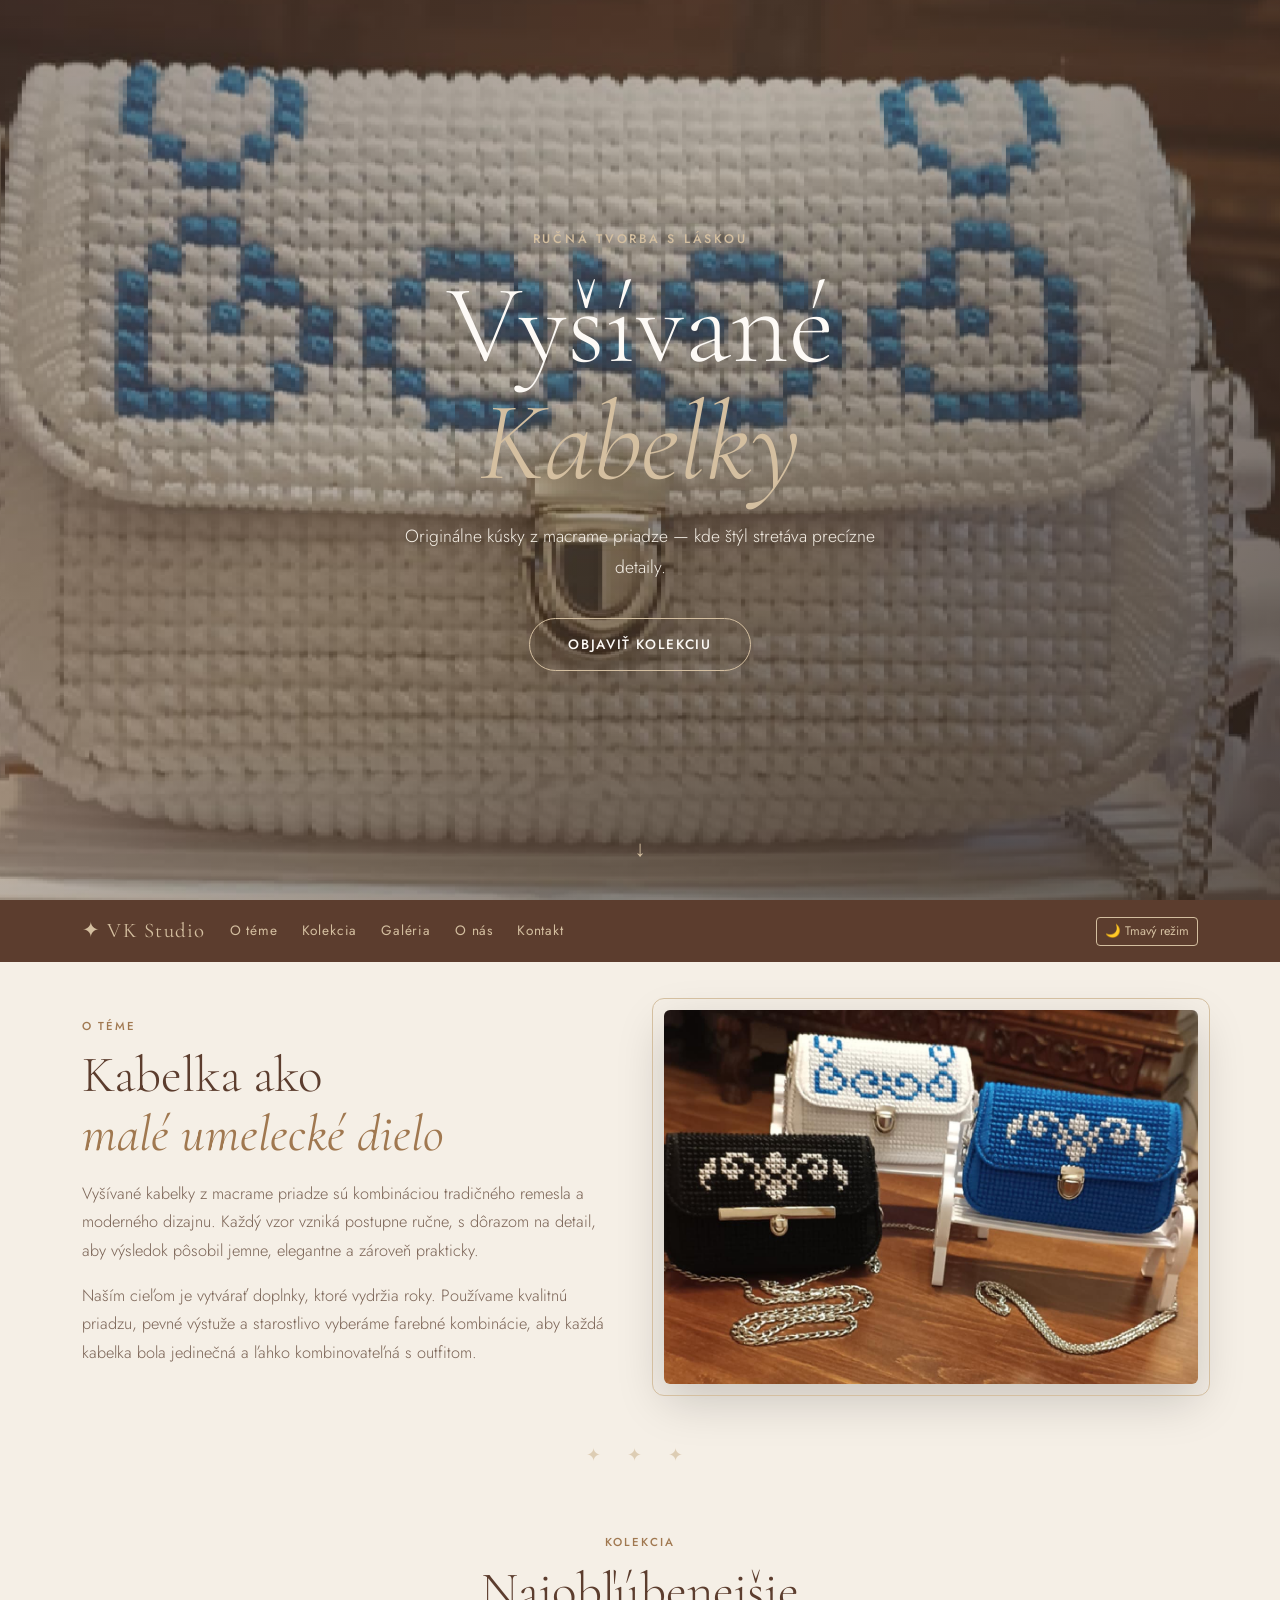
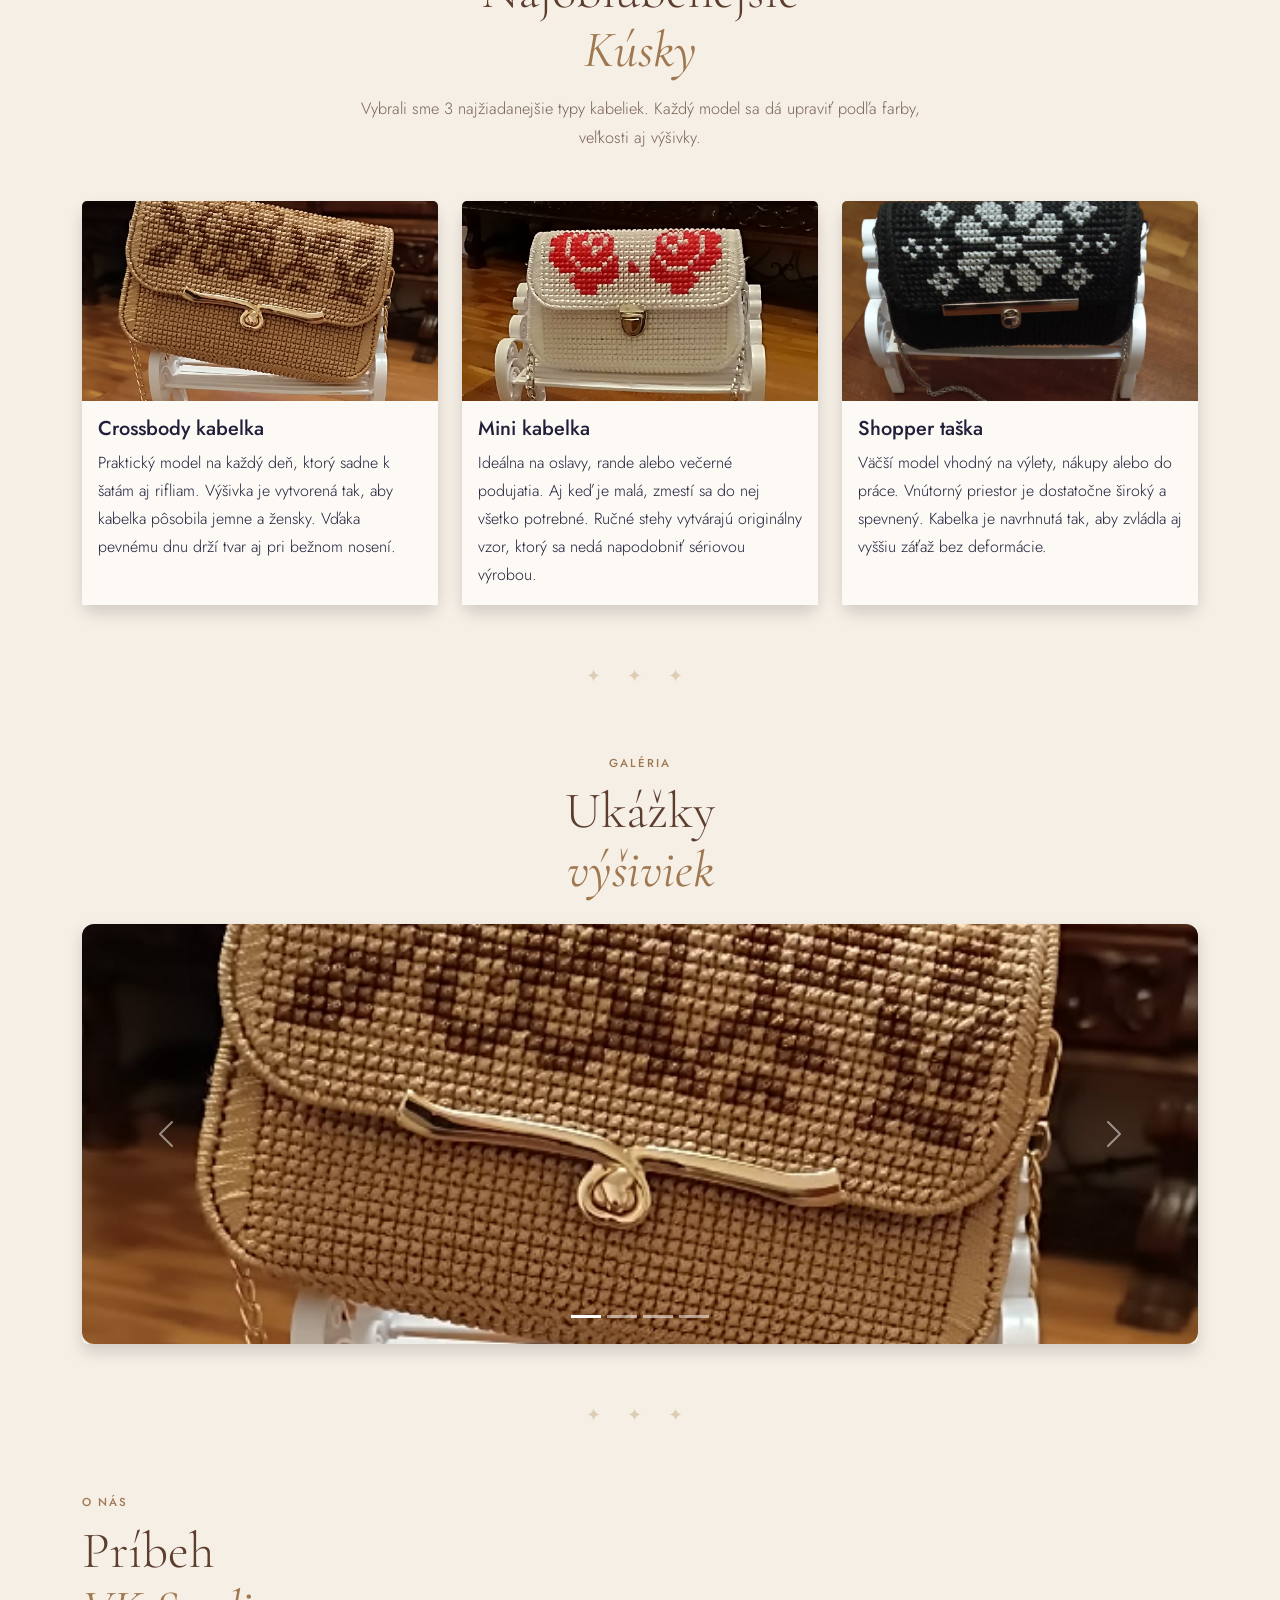
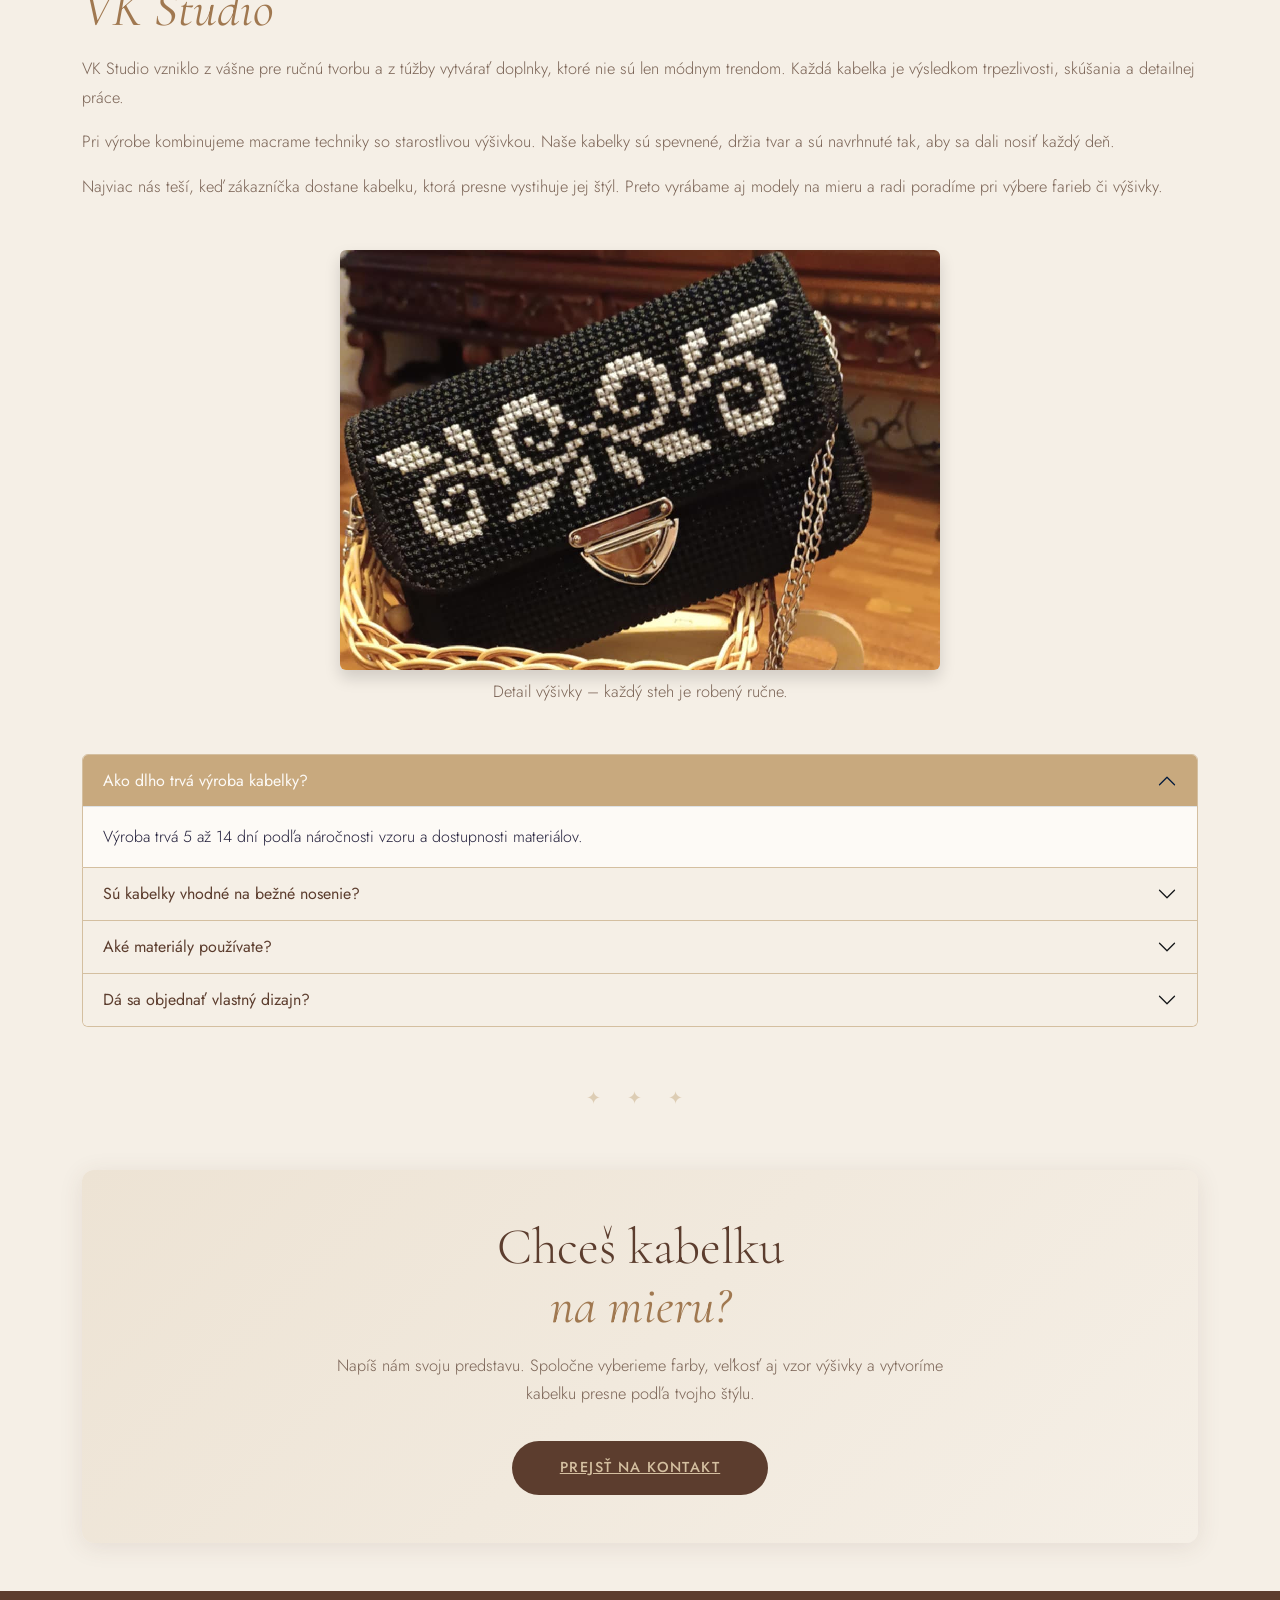
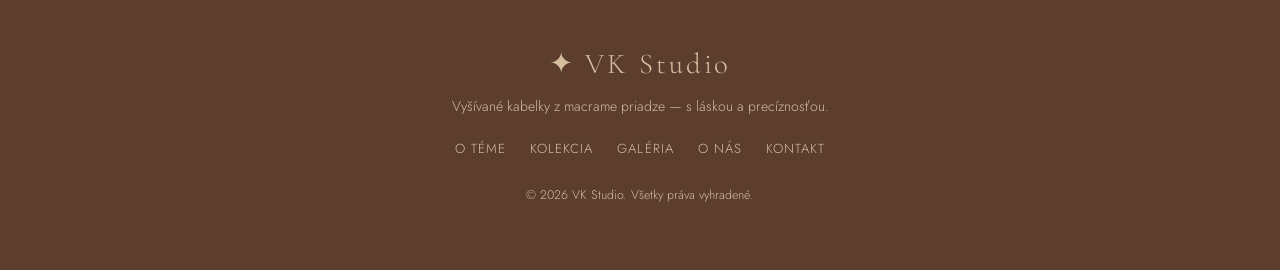
<file: index.html>
<!doctype html>
<html lang="sk">

<head>
    <meta charset="UTF-8" />
    <meta name="viewport" content="width=device-width, initial-scale=1.0" />
    <meta name="description"
        content="VK Studio – vyšívané kabelky z macrame priadze. Ručná výroba, originálne kúsky na mieru." />
    <title>VK Studio | Vyšívané kabelky</title>

    <link href="https://cdn.jsdelivr.net/npm/bootstrap@5.3.3/dist/css/bootstrap.min.css" rel="stylesheet" />

    <link rel="preconnect" href="https://fonts.googleapis.com" />
    <link
        href="https://fonts.googleapis.com/css2?family=Cormorant+Garamond:wght@300;400;600&family=Jost:wght@300;400;500&display=swap"
        rel="stylesheet" />

    <link rel="stylesheet" href="assets/css/style.css" />
</head>

<body>
    <!-- HERO -->
    <header id="hero">
        <div class="hero-overlay">
            <div class="hero-content">
                <p class="hero-eyebrow">Ručná tvorba s láskou</p>
                <h1 class="hero-title">Vyšívané<br /><em>Kabelky</em></h1>
                <p class="hero-sub">
                    Originálne kúsky z macrame priadze — kde štýl stretáva precízne
                    detaily.
                </p>
                <a href="#kolekcia" class="btn-hero">Objaviť kolekciu</a>
            </div>
        </div>
        <div class="hero-scroll-hint">↓</div>
    </header>

    <!-- NAVBAR -->
    <nav class="navbar navbar-expand-lg sticky-top" id="hlavna-nav">
        <div class="container">
            <a class="navbar-brand" href="#">✦ VK Studio</a>

            <button class="navbar-toggler" type="button" data-bs-toggle="collapse" data-bs-target="#mainNav">
                <span class="navbar-toggler-icon"></span>
            </button>

            <div class="collapse navbar-collapse" id="mainNav">
                <ul class="navbar-nav gap-2 me-auto">
                    <li class="nav-item">
                        <a class="nav-link" href="#o-teme">O téme</a>
                    </li>
                    <li class="nav-item">
                        <a class="nav-link" href="#kolekcia">Kolekcia</a>
                    </li>
                    <li class="nav-item">
                        <a class="nav-link" href="#galeria">Galéria</a>
                    </li>
                    <li class="nav-item">
                        <a class="nav-link" href="subpages/o-nas.html">O nás</a>
                    </li>
                    <li class="nav-item">
                        <a class="nav-link" href="subpages/kontakt.html">Kontakt</a>
                    </li>
                </ul>

                <button id="dark-mode-btn" class="btn btn-outline-secondary btn-sm ms-3">
                    🌙 Tmavý režim
                </button>
            </div>
        </div>
    </nav>

    <main class="container my-5">
        <!-- O TÉME -->
        <section id="o-teme" class="mb-5 section-fade">
            <div class="row align-items-center g-5">
                <div class="col-12 col-md-6">
                    <span class="section-tag">O téme</span>
                    <h2 class="section-title">
                        Kabelka ako<br /><em>malé umelecké dielo</em>
                    </h2>

                    <p class="section-text">
                        Vyšívané kabelky z macrame priadze sú kombináciou tradičného
                        remesla a moderného dizajnu. Každý vzor vzniká postupne ručne, s
                        dôrazom na detail, aby výsledok pôsobil jemne, elegantne a zároveň
                        prakticky.
                    </p>

                    <p class="section-text">
                        Naším cieľom je vytvárať doplnky, ktoré vydržia roky. Používame
                        kvalitnú priadzu, pevné výstuže a starostlivo vyberáme farebné
                        kombinácie, aby každá kabelka bola jedinečná a ľahko kombinovateľná
                        s outfitom.
                    </p>
                </div>

                <div class="col-12 col-md-6 text-center">
                    <div class="img-frame">
                        <img src="assets/images/Kabelka7.png" alt="Ručne vyrábaná kabelka v ateliéri"
                            class="img-fluid rounded shadow-lg"
                            onerror="this.src='https://images.unsplash.com/photo-1520975958225-72b2e0c7d43b?w=900&q=80';" />
                    </div>
                </div>
            </div>
        </section>

        <div class="ornament-separator">✦ ✦ ✦</div>

        <!-- KARTY -->
        <section id="kolekcia" class="mb-5 section-fade">
            <div class="text-center mb-5">
                <span class="section-tag">Kolekcia</span>
                <h2 class="section-title">Najobľúbenejšie<br /><em>Kúsky</em></h2>
                <p class="section-text mx-auto" style="max-width: 600px">
                    Vybrali sme 3 najžiadanejšie typy kabeliek. Každý model sa dá upraviť
                    podľa farby, veľkosti aj výšivky.
                </p>
            </div>

            <div class="row g-4">
                <div class="col-12 col-md-6 col-lg-4">
                    <div class="card custom-card shadow h-100">
                        <div class="ratio ratio-16x9">
                            <img src="assets/images/kabelka1.png" class="card-img-top object-fit-cover"
                                alt="Crossbody kabelka" />
                        </div>
                        <div class="card-body">
                            <h5 class="card-title">Crossbody kabelka</h5>
                            <p class="card-text">
                                Praktický model na každý deň, ktorý sadne k šatám aj rifliam.
                                Výšivka je vytvorená tak, aby kabelka pôsobila jemne a žensky.
                                Vďaka pevnému dnu drží tvar aj pri bežnom nosení.
                            </p>
                        </div>
                    </div>
                </div>

                <div class="col-12 col-md-6 col-lg-4">
                    <div class="card custom-card shadow h-100">
                        <div class="ratio ratio-16x9">
                            <img src="assets/images/kabelka2.png" class="card-img-top object-fit-cover"
                                alt="Mini kabelka s výšivkou" />
                        </div>
                        <div class="card-body">
                            <h5 class="card-title">Mini kabelka</h5>
                            <p class="card-text">
                                Ideálna na oslavy, rande alebo večerné podujatia. Aj keď je
                                malá, zmestí sa do nej všetko potrebné. Ručné stehy vytvárajú
                                originálny vzor, ktorý sa nedá napodobniť sériovou výrobou.
                            </p>
                        </div>
                    </div>
                </div>

                <div class="col-12 col-md-6 col-lg-4">
                    <div class="card custom-card shadow h-100">
                        <div class="ratio ratio-16x9">
                            <img src="assets/images/kabelka3.png" class="card-img-top object-fit-cover"
                                alt="Shopper kabelka" />
                        </div>
                        <div class="card-body">
                            <h5 class="card-title">Shopper taška</h5>
                            <p class="card-text">
                                Väčší model vhodný na výlety, nákupy alebo do práce. Vnútorný
                                priestor je dostatočne široký a spevnený. Kabelka je navrhnutá
                                tak, aby zvládla aj vyššiu záťaž bez deformácie.
                            </p>
                        </div>
                    </div>
                </div>
            </div>
        </section>

        <div class="ornament-separator">✦ ✦ ✦</div>

        <!-- CAROUSEL -->
        <section id="galeria" class="mb-5 section-fade">
            <div class="text-center mb-4">
                <span class="section-tag">Galéria</span>
                <h2 class="section-title">Ukážky<br /><em>výšiviek</em></h2>
            </div>

            <div id="galeriaCarousel" class="carousel slide shadow rounded" data-bs-ride="carousel">
                <div class="carousel-indicators">
                    <button type="button" data-bs-target="#galeriaCarousel" data-bs-slide-to="0"
                        class="active"></button>
                    <button type="button" data-bs-target="#galeriaCarousel" data-bs-slide-to="1"></button>
                    <button type="button" data-bs-target="#galeriaCarousel" data-bs-slide-to="2"></button>
                    <button type="button" data-bs-target="#galeriaCarousel" data-bs-slide-to="3"></button>
                </div>

                <div class="carousel-inner rounded">
                    <div class="carousel-item active">
                        <img src="assets/images/kabelka1.png" class="d-block w-100" alt="Vyšívaná kabelka detail 1" />
                    </div>

                    <div class="carousel-item">
                        <img src="assets/images/kabelka2.png" class="d-block w-100" alt="Vyšívaná kabelka detail 2" />
                    </div>

                    <div class="carousel-item">
                        <img src="assets/images/kabelka3.png" class="d-block w-100" alt="Vyšívaná kabelka detail 3" />
                    </div>

                    <div class="carousel-item">
                        <img src="assets/images/Kabelka6.png" class="d-block w-100" alt="Vyšívaná kabelka detail 4" />
                    </div>
                </div>

                <button class="carousel-control-prev" type="button" data-bs-target="#galeriaCarousel"
                    data-bs-slide="prev">
                    <span class="carousel-control-prev-icon"></span>
                    <span class="visually-hidden">Predchádzajúce</span>
                </button>

                <button class="carousel-control-next" type="button" data-bs-target="#galeriaCarousel"
                    data-bs-slide="next">
                    <span class="carousel-control-next-icon"></span>
                    <span class="visually-hidden">Ďalšie</span>
                </button>
            </div>
        </section>

        <div class="ornament-separator">✦ ✦ ✦</div>

        <!-- O NÁS -->
        <section id="o-nas" class="mb-5 section-fade">
            <span class="section-tag">O nás</span>
            <h2 class="section-title">Príbeh<br /><em>VK Studio</em></h2>

            <p class="section-text">
                VK Studio vzniklo z vášne pre ručnú tvorbu a z túžby vytvárať doplnky,
                ktoré nie sú len módnym trendom. Každá kabelka je výsledkom trpezlivosti,
                skúšania a detailnej práce.
            </p>

            <p class="section-text">
                Pri výrobe kombinujeme macrame techniky so starostlivou výšivkou. Naše
                kabelky sú spevnené, držia tvar a sú navrhnuté tak, aby sa dali nosiť
                každý deň.
            </p>

            <p class="section-text">
                Najviac nás teší, keď zákazníčka dostane kabelku, ktorá presne vystihuje
                jej štýl. Preto vyrábame aj modely na mieru a radi poradíme pri výbere
                farieb či výšivky.
            </p>

            <figure class="my-5 text-center">
                <img src="assets/images/Kabelka5.png" class="img-fluid rounded shadow"
                    alt="Detail ručnej výšivky na kabelke" style="max-width: 650px" />
                <figcaption class="mt-2 section-text">
                    Detail výšivky – každý steh je robený ručne.
                </figcaption>
            </figure>

            <!-- ACCORDION -->
            <div class="accordion mt-4" id="faqAccordion">
                <div class="accordion-item">
                    <h2 class="accordion-header">
                        <button class="accordion-button" type="button" data-bs-toggle="collapse" data-bs-target="#faq1">
                            Ako dlho trvá výroba kabelky?
                        </button>
                    </h2>
                    <div id="faq1" class="accordion-collapse collapse show">
                        <div class="accordion-body">
                            Výroba trvá 5 až 14 dní podľa náročnosti vzoru a dostupnosti
                            materiálov.
                        </div>
                    </div>
                </div>

                <div class="accordion-item">
                    <h2 class="accordion-header">
                        <button class="accordion-button collapsed" type="button" data-bs-toggle="collapse"
                            data-bs-target="#faq2">
                            Sú kabelky vhodné na bežné nosenie?
                        </button>
                    </h2>
                    <div id="faq2" class="accordion-collapse collapse">
                        <div class="accordion-body">
                            Áno, kabelky sú spevnené a majú pevné dno. Sú navrhnuté na každodenné
                            používanie.
                        </div>
                    </div>
                </div>

                <div class="accordion-item">
                    <h2 class="accordion-header">
                        <button class="accordion-button collapsed" type="button" data-bs-toggle="collapse"
                            data-bs-target="#faq3">
                            Aké materiály používate?
                        </button>
                    </h2>
                    <div id="faq3" class="accordion-collapse collapse">
                        <div class="accordion-body">
                            Používame macrame priadzu, podšívky a kvalitné kovové komponenty.
                            Výšivky sú robené ručne bez strojovej výroby.
                        </div>
                    </div>
                </div>

                <div class="accordion-item">
                    <h2 class="accordion-header">
                        <button class="accordion-button collapsed" type="button" data-bs-toggle="collapse"
                            data-bs-target="#faq4">
                            Dá sa objednať vlastný dizajn?
                        </button>
                    </h2>
                    <div id="faq4" class="accordion-collapse collapse">
                        <div class="accordion-body">
                            Áno, stačí nám napísať predstavu alebo poslať inšpiráciu a kabelku
                            vyrobíme na mieru.
                        </div>
                    </div>
                </div>
            </div>
        </section>

        <div class="ornament-separator">✦ ✦ ✦</div>

        <!-- CTA -->
        <section class="cta-section section-fade text-center mb-5">
            <h2 class="section-title">Chceš kabelku<br /><em>na mieru?</em></h2>
            <p class="section-text mx-auto" style="max-width: 650px">
                Napíš nám svoju predstavu. Spoločne vyberieme farby, veľkosť aj vzor
                výšivky a vytvoríme kabelku presne podľa tvojho štýlu.
            </p>

            <a href="subpages/kontakt.html" class="btn-submit mt-3">Prejsť na kontakt</a>
        </section>
    </main>


    <!-- FOOTER -->
    <footer class="site-footer py-5">
        <div class="container text-center">
            <p class="footer-brand">✦ VK Studio</p>
            <p class="footer-tagline">
                Vyšívané kabelky z macrame priadze — s láskou a precíznosťou.
            </p>

            <div class="footer-links">
                <a href="#o-teme">O téme</a>
                <a href="#kolekcia">Kolekcia</a>
                <a href="#galeria">Galéria</a>
                <a href="subpages/o-nas.html">O nás</a>
                <a href="subpages/kontakt.html">Kontakt</a>
            </div>

            <p class="footer-copy">
                &copy; 2026 VK Studio. Všetky práva vyhradené.
            </p>
        </div>
    </footer>

    <script src="https://cdn.jsdelivr.net/npm/bootstrap@5.3.3/dist/js/bootstrap.bundle.min.js"></script>
    <script src="assets/js/script.js"></script>
</body>

</html>
</file>
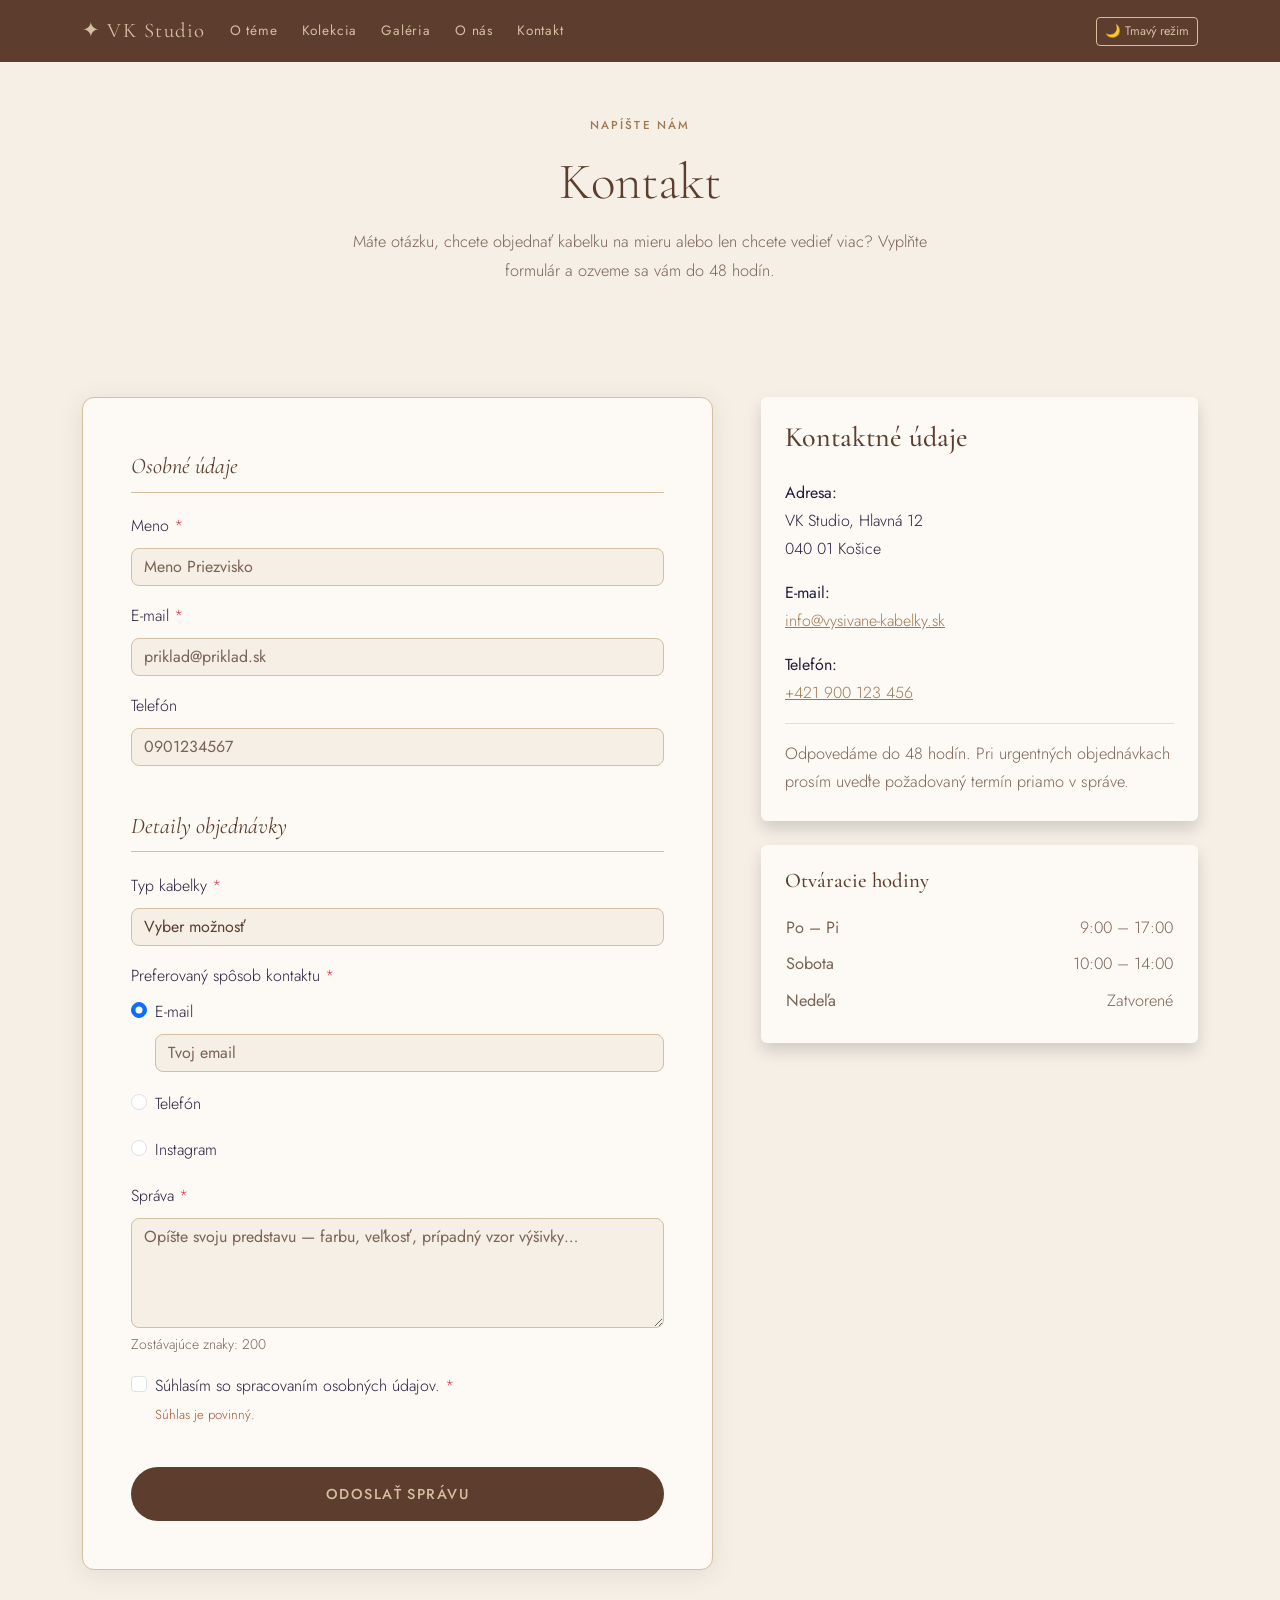
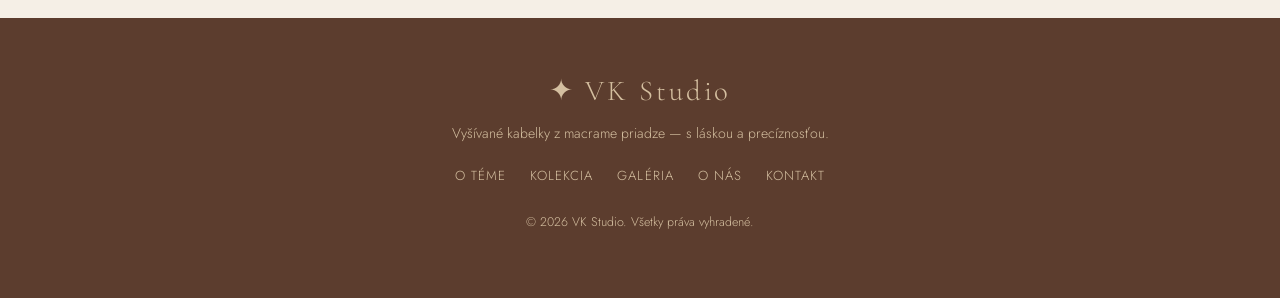
<file: subpages/kontakt.html>
<!doctype html>
<html lang="sk">

<head>
    <meta charset="UTF-8" />
    <meta name="viewport" content="width=device-width, initial-scale=1.0" />
    <meta name="description"
        content="Kontakt — VK Studio. Napíšte nám správu, objednajte si kabelku na mieru alebo sa opýtajte na čokoľvek." />
    <title>Kontakt | VK Studio</title>

    <link href="https://cdn.jsdelivr.net/npm/bootstrap@5.3.3/dist/css/bootstrap.min.css" rel="stylesheet" />
    <link rel="preconnect" href="https://fonts.googleapis.com" />
    <link
        href="https://fonts.googleapis.com/css2?family=Cormorant+Garamond:wght@300;400;600&family=Jost:wght@300;400;500&display=swap"
        rel="stylesheet" />
    <link rel="stylesheet" href="../assets/css/style.css" />
</head>

<body>
    <!-- NAVBAR -->
    <nav class="navbar navbar-expand-lg sticky-top" id="hlavna-nav">
        <div class="container">
            <a class="navbar-brand" href="../index.html">✦ VK Studio</a>

            <button class="navbar-toggler" type="button" data-bs-toggle="collapse" data-bs-target="#mainNav">
                <span class="navbar-toggler-icon"></span>
            </button>

            <div class="collapse navbar-collapse" id="mainNav">
                <ul class="navbar-nav gap-2 me-auto">
                    <li class="nav-item">
                        <a class="nav-link" href="../index.html#o-teme">O téme</a>
                    </li>
                    <li class="nav-item">
                        <a class="nav-link" href="../index.html#kolekcia">Kolekcia</a>
                    </li>
                    <li class="nav-item">
                        <a class="nav-link" href="../index.html#galeria">Galéria</a>
                    </li>
                    <li class="nav-item">
                        <a class="nav-link" href="o-nas.html">O nás</a>
                    </li>
                    <li class="nav-item">
                        <a class="nav-link active" href="kontakt.html">Kontakt</a>
                    </li>
                </ul>

                <button id="dark-mode-btn" class="btn btn-outline-secondary btn-sm ms-3">
                    🌙 Tmavý režim
                </button>
            </div>
        </div>
    </nav>

    <!-- PAGE HERO -->
    <div class="page-hero">
        <div class="container text-center py-5">
            <span class="section-tag">Napíšte nám</span>
            <h1 class="section-title mt-2">Kontakt</h1>
            <p class="section-text mx-auto" style="max-width: 580px">
                Máte otázku, chcete objednať kabelku na mieru alebo len chcete
                vedieť viac? Vyplňte formulár a ozveme sa vám do 48 hodín.
            </p>
        </div>
    </div>

    <main class="container my-5">
        <section class="section-fade mb-5">
            <div class="row g-5">

                <!-- FORMULÁR -->
                <div class="col-12 col-lg-7">
                    <form id="kontakt-formular" class="formular-wrap p-4 p-md-5 border rounded" novalidate>
                        <!-- FIELDSET 1: Osobné údaje -->
                        <fieldset class="mb-4">
                            <legend class="fieldset-legend">Osobné údaje</legend>

                            <div class="mb-3">
                                <label for="meno" class="form-label">
                                    Meno <span class="text-danger">*</span>
                                </label>
                                <input type="text" id="meno" class="form-control custom-input"
                                    placeholder="Meno Priezvisko" required minlength="2" />
                                <span class="invalid-hint">Meno musí mať aspoň 2 znaky.</span>
                            </div>

                            <div class="mb-3">
                                <label for="email" class="form-label">
                                    E-mail <span class="text-danger">*</span>
                                </label>
                                <input type="email" id="email" class="form-control custom-input"
                                    placeholder="priklad@priklad.sk" required />
                                <span class="invalid-hint">Zadaj platný e-mail.</span>
                            </div>

                            <div class="mb-3">
                                <label for="telefon" class="form-label">Telefón</label>
                                <input type="tel" id="telefon" class="form-control custom-input" pattern="[0-9]{9,10}"
                                    placeholder="0901234567" />
                                <span class="invalid-hint">Telefón musí mať 9–10 číslic.</span>
                            </div>
                        </fieldset>

                        <!-- FIELDSET 2: Objednávka -->
                        <fieldset class="mb-4">
                            <legend class="fieldset-legend">Detaily objednávky</legend>

                            <div class="mb-3">
                                <label for="typ" class="form-label">
                                    Typ kabelky <span class="text-danger">*</span>
                                </label>
                                <select id="typ" class="form-select custom-input" required>
                                    <option value="" disabled selected>Vyber možnosť</option>
                                    <option value="crossbody">Crossbody</option>
                                    <option value="mini">Mini kabelka</option>
                                    <option value="shopper">Shopper</option>
                                    <option value="custom">Vlastný dizajn</option>
                                </select>
                                <span class="invalid-hint">Vyber typ kabelky.</span>
                            </div>

                            <div class="mb-3">
                                <label class="form-label">
                                    Preferovaný spôsob kontaktu <span class="text-danger">*</span>
                                </label>

                                <div class="d-flex flex-column gap-3">

                                    <div class="form-check">
                                        <input class="form-check-input" type="radio" name="kontaktSpôsob"
                                            id="radio-email" value="email" checked />
                                        <label class="form-check-label" for="radio-email">E-mail</label>

                                        <div id="box-email" class="mt-2">
                                            <input type="email" class="form-control custom-input"
                                                placeholder="Tvoj email" name="kontakt_email">
                                            <span class="invalid-hint">Zadaj e-mail.</span>
                                        </div>
                                    </div>

                                    <div class="form-check">
                                        <input class="form-check-input" type="radio" name="kontaktSpôsob"
                                            id="radio-telefon" value="telefon" />
                                        <label class="form-check-label" for="radio-telefon">Telefón</label>

                                        <div id="box-telefon" class="mt-2">
                                            <input type="text" class="form-control custom-input"
                                                placeholder="Tvoje číslo" name="kontakt_telefon">
                                            <span class="invalid-hint">Zadaj telefón.</span>
                                        </div>
                                    </div>

                                    <div class="form-check">
                                        <input class="form-check-input" type="radio" name="kontaktSpôsob"
                                            id="radio-instagram" value="instagram" />
                                        <label class="form-check-label" for="radio-instagram">Instagram</label>

                                        <div id="box-instagram" class="mt-2">
                                            <input type="text" class="form-control custom-input"
                                                placeholder="Tvoj Instagram" name="kontakt_instagram">
                                            <span class="invalid-hint">Zadaj Instagram.</span>
                                        </div>
                                    </div>

                                </div>
                            </div>

                            <div class="mb-3">
                                <label for="sprava" class="form-label">
                                    Správa <span class="text-danger">*</span>
                                </label>
                                <textarea id="sprava" class="form-control custom-input" rows="4" maxlength="200"
                                    minlength="10"
                                    placeholder="Opíšte svoju predstavu — farbu, veľkosť, prípadný vzor výšivky…"
                                    required></textarea>
                                <div class="form-text">
                                    Zostávajúce znaky: <span id="pocitadlo-znakov">200</span>
                                </div>
                                <span class="invalid-hint">Správa musí mať aspoň 10 znakov.</span>
                            </div>

                            <div class="mb-3 form-check">
                                <input type="checkbox" id="suhlas" class="form-check-input" required />
                                <label class="form-check-label" for="suhlas">
                                    Súhlasím so spracovaním osobných údajov.
                                    <span class="text-danger">*</span>
                                </label>
                                <span class="invalid-hint d-block">Súhlas je povinný.</span>
                            </div>
                        </fieldset>

                        <button type="submit" class="btn-submit w-100">
                            Odoslať správu
                        </button>
                    </form>
                </div>

                <!-- KONTAKTNÉ ÚDAJE -->
                <div class="col-12 col-lg-5">
                    <div class="contact-box shadow p-4 rounded mb-4">
                        <h3 class="mb-4" style="font-family: var(--font-display); color: var(--color-espresso);">
                            Kontaktné údaje
                        </h3>
                        <p>
                            <strong>Adresa:</strong><br />
                            VK Studio, Hlavná 12<br />
                            040 01 Košice
                        </p>
                        <p>
                            <strong>E-mail:</strong><br />
                            <a href="mailto:info@vysivane-kabelky.sk">info@vysivane-kabelky.sk</a>
                        </p>
                        <p>
                            <strong>Telefón:</strong><br />
                            <a href="tel:+421900123456">+421 900 123 456</a>
                        </p>
                        <hr style="border-color: var(--color-sand); opacity: 0.5;" />
                        <p class="section-text mb-0">
                            Odpovedáme do 48 hodín. Pri urgentných objednávkach prosím
                            uveďte požadovaný termín priamo v správe.
                        </p>
                    </div>

                    <div class="contact-box shadow p-4 rounded">
                        <h4 class="mb-3"
                            style="font-family: var(--font-display); color: var(--color-espresso); font-size: 1.3rem;">
                            Otváracie hodiny
                        </h4>
                        <table class="w-100 section-text" style="border-collapse: collapse;">
                            <tr>
                                <td class="py-1"><strong>Po – Pi</strong></td>
                                <td class="py-1 text-end">9:00 – 17:00</td>
                            </tr>
                            <tr>
                                <td class="py-1"><strong>Sobota</strong></td>
                                <td class="py-1 text-end">10:00 – 14:00</td>
                            </tr>
                            <tr>
                                <td class="py-1"><strong>Nedeľa</strong></td>
                                <td class="py-1 text-end">Zatvorené</td>
                            </tr>
                        </table>
                    </div>
                </div>

            </div>
        </section>
    </main>

    <!-- TOAST -->
    <div class="toast-container position-fixed bottom-0 end-0 p-3">
        <div id="kontaktToast" class="toast align-items-center text-bg-dark border-0" role="alert">
            <div class="d-flex">
                <div class="toast-body">✦ Správa bola úspešne odoslaná. Ďakujeme!</div>
                <button type="button" class="btn-close btn-close-white me-2 m-auto" data-bs-dismiss="toast"></button>
            </div>
        </div>
    </div>

    <!-- FOOTER -->
    <footer class="site-footer py-5">
        <div class="container text-center">
            <p class="footer-brand">✦ VK Studio</p>
            <p class="footer-tagline">
                Vyšívané kabelky z macrame priadze — s láskou a precíznosťou.
            </p>
            <div class="footer-links">
                <a href="../index.html#o-teme">O téme</a>
                <a href="../index.html#kolekcia">Kolekcia</a>
                <a href="../index.html#galeria">Galéria</a>
                <a href="o-nas.html">O nás</a>
                <a href="kontakt.html">Kontakt</a>
            </div>
            <p class="footer-copy">&copy; 2026 VK Studio. Všetky práva vyhradené.</p>
        </div>
    </footer>

    <script src="https://cdn.jsdelivr.net/npm/bootstrap@5.3.3/dist/js/bootstrap.bundle.min.js"></script>
    <script src="../assets/js/script.js"></script>
</body>

</html>
</file>
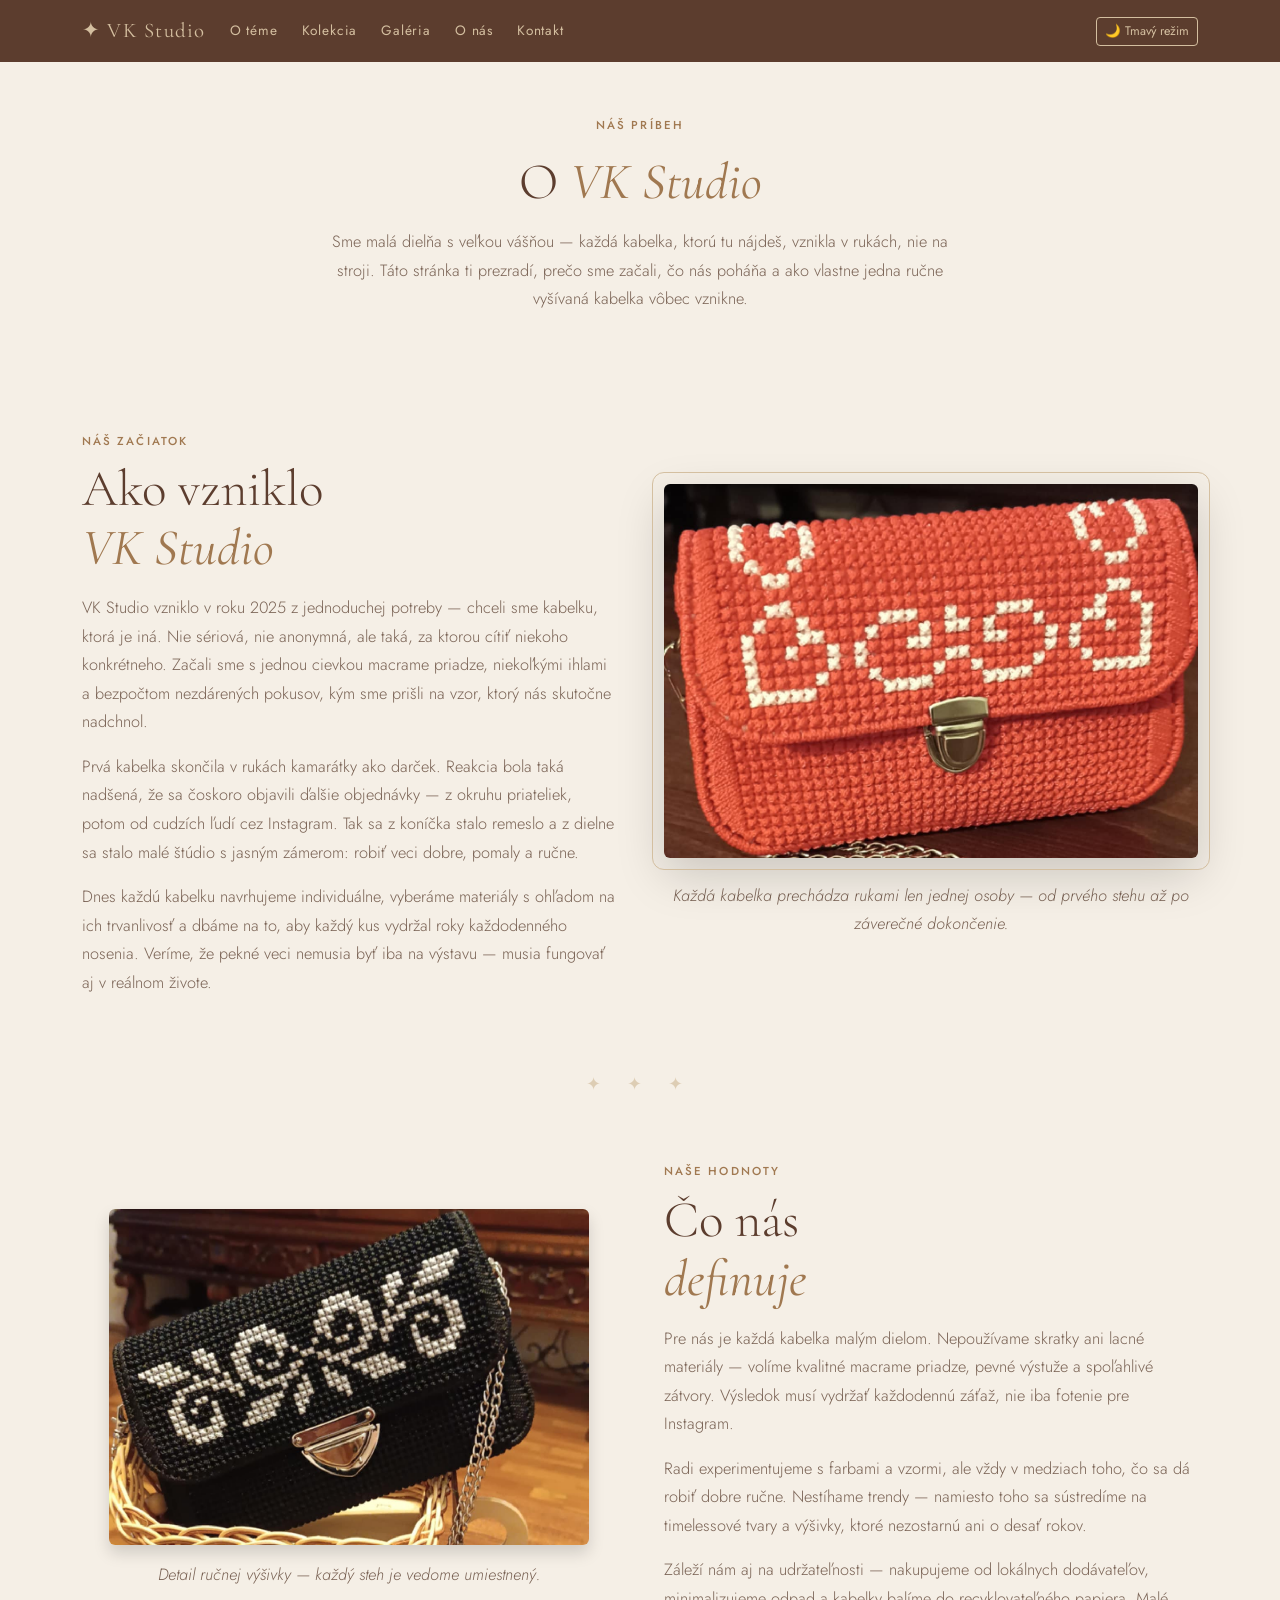
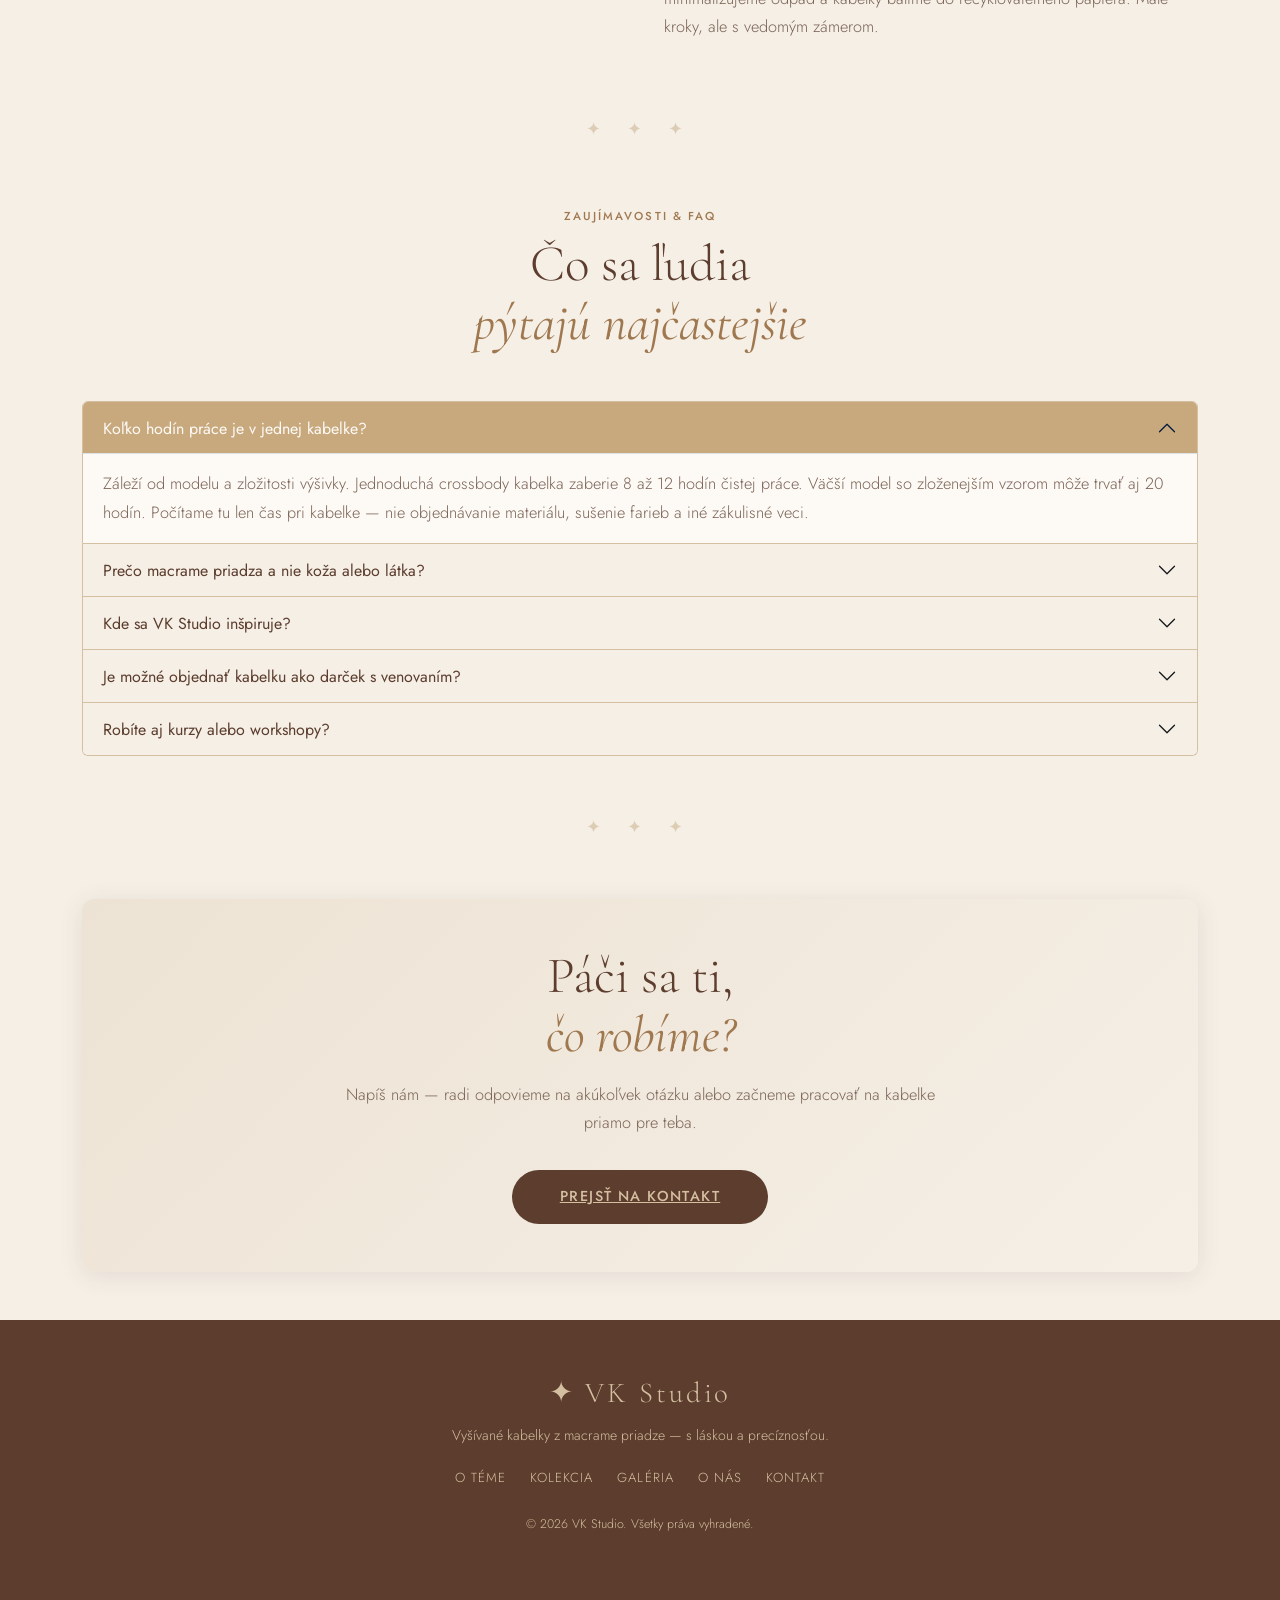
<file: subpages/o-nas.html>
<!doctype html>
<html lang="sk">

<head>
    <meta charset="UTF-8" />
    <meta name="viewport" content="width=device-width, initial-scale=1.0" />
    <meta name="description"
        content="O nás — VK Studio. Príbeh vzniku značky, naše hodnoty a všetko, čo by ste mali vedieť o ručnej výrobe vyšívaných kabeliek." />
    <title>O nás | VK Studio</title>

    <link href="https://cdn.jsdelivr.net/npm/bootstrap@5.3.3/dist/css/bootstrap.min.css" rel="stylesheet" />
    <link rel="preconnect" href="https://fonts.googleapis.com" />
    <link
        href="https://fonts.googleapis.com/css2?family=Cormorant+Garamond:wght@300;400;600&family=Jost:wght@300;400;500&display=swap"
        rel="stylesheet" />
    <link rel="stylesheet" href="../assets/css/style.css" />
</head>

<body>
    <!-- NAVBAR -->
    <nav class="navbar navbar-expand-lg sticky-top" id="hlavna-nav">
        <div class="container">
            <a class="navbar-brand" href="../index.html">✦ VK Studio</a>

            <button class="navbar-toggler" type="button" data-bs-toggle="collapse" data-bs-target="#mainNav">
                <span class="navbar-toggler-icon"></span>
            </button>

            <div class="collapse navbar-collapse" id="mainNav">
                <ul class="navbar-nav gap-2 me-auto">
                    <li class="nav-item">
                        <a class="nav-link" href="../index.html#o-teme">O téme</a>
                    </li>
                    <li class="nav-item">
                        <a class="nav-link" href="../index.html#kolekcia">Kolekcia</a>
                    </li>
                    <li class="nav-item">
                        <a class="nav-link" href="../index.html#galeria">Galéria</a>
                    </li>
                    <li class="nav-item">
                        <a class="nav-link active" href="o-nas.html">O nás</a>
                    </li>
                    <li class="nav-item">
                        <a class="nav-link" href="kontakt.html">Kontakt</a>
                    </li>
                </ul>

                <button id="dark-mode-btn" class="btn btn-outline-secondary btn-sm ms-3">
                    🌙 Tmavý režim
                </button>
            </div>
        </div>
    </nav>

    <!-- PAGE HERO -->
    <div class="page-hero">
        <div class="container text-center py-5">
            <span class="section-tag">Náš príbeh</span>
            <h1 class="section-title mt-2">
                O <em>VK Studio</em>
            </h1>
            <p class="section-text mx-auto" style="max-width: 620px">
                Sme malá dielňa s veľkou vášňou — každá kabelka, ktorú tu nájdeš,
                vznikla v rukách, nie na stroji. Táto stránka ti prezradí, prečo
                sme začali, čo nás poháňa a ako vlastne jedna ručne vyšívaná kabelka
                vôbec vznikne.
            </p>
        </div>
    </div>

    <main class="container my-5">

        <!-- HLAVNÝ TEXT -->
        <section class="mb-5 section-fade">
            <div class="row align-items-center g-5">
                <div class="col-12 col-md-6">
                    <span class="section-tag">Náš začiatok</span>
                    <h2 class="section-title">Ako vzniklo<br /><em>VK Studio</em></h2>

                    <p class="section-text">
                        VK Studio vzniklo v roku 2025 z jednoduchej potreby — chceli sme
                        kabelku, ktorá je iná. Nie sériová, nie anonymná, ale taká, za
                        ktorou cítiť niekoho konkrétneho. Začali sme s jednou cievkou
                        macrame priadze, niekoľkými ihlami a bezpočtom nezdárených pokusov,
                        kým sme prišli na vzor, ktorý nás skutočne nadchnol.
                    </p>

                    <p class="section-text">
                        Prvá kabelka skončila v rukách kamarátky ako darček. Reakcia bola
                        taká nadšená, že sa čoskoro objavili ďalšie objednávky —
                        z okruhu priateliek, potom od cudzích ľudí cez Instagram.
                        Tak sa z koníčka stalo remeslo a z dielne sa stalo malé štúdio
                        s jasným zámerom: robiť veci dobre, pomaly a ručne.
                    </p>

                    <p class="section-text">
                        Dnes každú kabelku navrhujeme individuálne, vyberáme materiály
                        s ohľadom na ich trvanlivosť a dbáme na to, aby každý kus
                        vydržal roky každodenného nosenia. Veríme, že pekné veci nemusia
                        byť iba na výstavu — musia fungovať aj v reálnom živote.
                    </p>
                </div>

                <div class="col-12 col-md-6 text-center">
                    <figure>
                        <div class="img-frame d-inline-block">
                            <img src="../assets/images/Kabelka4.png" alt="Detailná fotografia ateliéru VK Studio"
                                class="img-fluid rounded shadow-lg"/>
                        </div>
                        <figcaption class="mt-4 section-text fst-italic">
                            Každá kabelka prechádza rukami len jednej osoby — od prvého stehu
                            až po záverečné dokončenie.
                        </figcaption>
                    </figure>
                </div>
            </div>
        </section>

        <div class="ornament-separator">✦ ✦ ✦</div>

        <!-- HODNOTY -->
        <section class="mb-5 section-fade">
            <div class="row g-5 align-items-center flex-md-row-reverse">
                <div class="col-12 col-md-6">
                    <span class="section-tag">Naše hodnoty</span>
                    <h2 class="section-title">Čo nás<br /><em>definuje</em></h2>

                    <p class="section-text">
                        Pre nás je každá kabelka malým dielom. Nepoužívame skratky
                        ani lacné materiály — volíme kvalitné macrame priadze, pevné
                        výstuže a spoľahlivé zátvory. Výsledok musí vydržať každodennú
                        záťaž, nie iba fotenie pre Instagram.
                    </p>

                    <p class="section-text">
                        Radi experimentujeme s farbami a vzormi, ale vždy v medziach
                        toho, čo sa dá robiť dobre ručne. Nestíhame trendy — namiesto
                        toho sa sústredíme na timelessové tvary a výšivky, ktoré
                        nezostarnú ani o desať rokov.
                    </p>

                    <p class="section-text">
                        Záleží nám aj na udržateľnosti — nakupujeme od lokálnych
                        dodávateľov, minimalizujeme odpad a kabelky balíme do
                        recyklovateľného papiera. Malé kroky, ale s vedomým zámerom.
                    </p>
                </div>

                <div class="col-12 col-md-6 text-center">
                    <figure>
                        <img src="../assets/images/Kabelka5.png" alt="Detailný záber na ručnú výšivku VK Studio"
                            class="img-fluid rounded shadow" style="max-width: 480px"/>
                        <figcaption class="mt-3 section-text fst-italic">
                            Detail ručnej výšivky — každý steh je vedome umiestnený.
                        </figcaption>
                    </figure>
                </div>
            </div>
        </section>

        <div class="ornament-separator">✦ ✦ ✦</div>

        <!-- ZAUJÍMAVOSTI / FAQ ACCORDION -->
        <section class="mb-5 section-fade">
            <div class="text-center mb-5">
                <span class="section-tag">Zaujímavosti &amp; FAQ</span>
                <h2 class="section-title">Čo sa ľudia<br /><em>pýtajú najčastejšie</em></h2>
            </div>

            <div class="accordion" id="onasAccordion">

                <div class="accordion-item">
                    <h2 class="accordion-header">
                        <button class="accordion-button" type="button" data-bs-toggle="collapse" data-bs-target="#oas1">
                            Koľko hodín práce je v jednej kabelke?
                        </button>
                    </h2>
                    <div id="oas1" class="accordion-collapse collapse show" data-bs-parent="#onasAccordion">
                        <div class="accordion-body section-text">
                            Záleží od modelu a zložitosti výšivky. Jednoduchá crossbody
                            kabelka zaberie 8 až 12 hodín čistej práce. Väčší model
                            so zloženejším vzorom môže trvať aj 20 hodín. Počítame tu
                            len čas pri kabelke — nie objednávanie materiálu, sušenie
                            farieb a iné zákulisné veci.
                        </div>
                    </div>
                </div>

                <div class="accordion-item">
                    <h2 class="accordion-header">
                        <button class="accordion-button collapsed" type="button" data-bs-toggle="collapse"
                            data-bs-target="#oas2">
                            Prečo macrame priadza a nie koža alebo látka?
                        </button>
                    </h2>
                    <div id="oas2" class="accordion-collapse collapse" data-bs-parent="#onasAccordion">
                        <div class="accordion-body section-text">
                            Macrame priadza nám dáva slobodu tvaru. Je pevná, ľahká a
                            veľmi vďačná na výšivky — ihla ňou prechádza rovnomerne a
                            vzor zostane presný. Navyše je dostupná v obrovskom množstve
                            farieb, takže zákazníčka si môže kabelku skutočne
                            prispôsobiť. Koža by bola ťažšia a menej prístupná na
                            domáce spracovanie na tej úrovni, akú požadujeme.
                        </div>
                    </div>
                </div>

                <div class="accordion-item">
                    <h2 class="accordion-header">
                        <button class="accordion-button collapsed" type="button" data-bs-toggle="collapse"
                            data-bs-target="#oas3">
                            Kde sa VK Studio inšpiruje?
                        </button>
                    </h2>
                    <div id="oas3" class="accordion-collapse collapse" data-bs-parent="#onasAccordion">
                        <div class="accordion-body section-text">
                            Inšpirácie prichádzajú z rôznych zdrojov — z botaniky,
                            zo stredomorskej architektúry, z japonského minimalizmu
                            aj z lokálnych ľudových motívov. Snažíme sa, aby každá
                            kolekcia mala vlastný príbeh, nie iba zopár náhodných
                            vzorov. Veľa nápadov vzniká priamo pri práci — keď priadza
                            vezme nečakaný smer a my to pustíme ďalej.
                        </div>
                    </div>
                </div>

                <div class="accordion-item">
                    <h2 class="accordion-header">
                        <button class="accordion-button collapsed" type="button" data-bs-toggle="collapse"
                            data-bs-target="#oas4">
                            Je možné objednať kabelku ako darček s venovaním?
                        </button>
                    </h2>
                    <div id="oas4" class="accordion-collapse collapse" data-bs-parent="#onasAccordion">
                        <div class="accordion-body section-text">
                            Áno, a je to jeden z našich najobľúbenejších tipov. Stačí
                            uviesť meno alebo krátky text v objednávke a my ho
                            diskrétne zapracujeme do výšivky alebo na vnútornú
                            podšívku. Darčekové balenie — kartón s mašľou a ručne
                            písanou kartičkou — je súčasťou každej objednávky zdarma.
                        </div>
                    </div>
                </div>

                <div class="accordion-item">
                    <h2 class="accordion-header">
                        <button class="accordion-button collapsed" type="button" data-bs-toggle="collapse"
                            data-bs-target="#oas5">
                            Robíte aj kurzy alebo workshopy?
                        </button>
                    </h2>
                    <div id="oas5" class="accordion-collapse collapse" data-bs-parent="#onasAccordion">
                        <div class="accordion-body section-text">
                            Občas áno — najmä na jeseň organizujeme malé workshopy
                            v Bratislave, kde sa môžeš naučiť základy macrame výšivky.
                            Kapacita je vždy obmedzená na 6 účastníčok, aby sme sa
                            mohli každej venovať individuálne. Sleduj nás na Instagrame
                            alebo sa prihlás na odber noviniek cez kontaktný formulár.
                        </div>
                    </div>
                </div>

            </div>
        </section>

        <div class="ornament-separator">✦ ✦ ✦</div>

        <!-- CTA -->
        <section class="cta-section section-fade text-center mb-5">
            <h2 class="section-title">Páči sa ti,<br /><em>čo robíme?</em></h2>
            <p class="section-text mx-auto" style="max-width: 600px">
                Napíš nám — radi odpovieme na akúkoľvek otázku alebo začneme
                pracovať na kabelke priamo pre teba.
            </p>
            <a href="kontakt.html" class="btn-submit mt-3">Prejsť na kontakt</a>
        </section>

    </main>

    <!-- FOOTER -->
    <footer class="site-footer py-5">
        <div class="container text-center">
            <p class="footer-brand">✦ VK Studio</p>
            <p class="footer-tagline">
                Vyšívané kabelky z macrame priadze — s láskou a precíznosťou.
            </p>
            <div class="footer-links">
                <a href="../index.html#o-teme">O téme</a>
                <a href="../index.html#kolekcia">Kolekcia</a>
                <a href="../index.html#galeria">Galéria</a>
                <a href="o-nas.html">O nás</a>
                <a href="kontakt.html">Kontakt</a>
            </div>
            <p class="footer-copy">&copy; 2026 VK Studio. Všetky práva vyhradené.</p>
        </div>
    </footer>

    <script src="https://cdn.jsdelivr.net/npm/bootstrap@5.3.3/dist/js/bootstrap.bundle.min.js"></script>
    <script src="../assets/js/script.js"></script>
</body>

</html>
</file>
<file: assets/css/style.css>
/* =============================================
   VK Studio — Vyšívané kabelky
   Kompletný CSS
   ============================================= */

/* Bootstrap premenné farebnej schémy */
:root {
  /* — Pozadie — */
  --color-cream:           #f5efe6;   /* hlavné pozadie stránky */
  --color-cream-dark:      #ede3d4;   /* tmavšie pozadie, striedavé sekcie */
  --color-white-warm:      #fdfaf6;   /* pozadie kariet, formulárov */

  /* — Akcenty — */
  --color-latte:           #c8a97e;   /* hlavný akcentový odtieň */
  --color-latte-dark:      #a07850;   /* hover akcenty, zvýraznenia */
  --color-sand:            #d4bfa0;   /* jemný odtieň, ornamenty, okraje */

  /* — Espresso / primárna — */
  --color-espresso:        #5c3d2e;   /* hlavičky, navbar, CTA, footer */
  --color-bark:            #8b6550;   /* hover na espresso prvkoch */

  /* — Text — */
  --color-ink:             #211e3a;   /* hlavný text obsahu */
  --color-mud:             #7a6355;   /* sekundárny / popisný text */

  /* — Špeciálne — */
  --color-error:           #a0522d;   /* chybový text */
  --color-alert-bg:        #f0e8d8;   /* pozadie úspešného alertu */
  --color-nav-dark:        #110a06;   /* navbar v dark mode */
  --color-nav:             #d4bfa0;   /* navbar text*/

  /* — Tiene — */
  --color-shadow:          rgba(92,61,46,0.10);
  --color-shadow-hover:    rgba(92,61,46,0.16);
  --color-shadow-btn:      rgba(92,61,46,0.25);
  --color-latte-glow:      rgba(200,169,126,0.2);

  /* — Písmo — */
  --font-display: 'Cormorant Garamond', serif;
  --font-body:    'Jost', sans-serif;

  /* — Rozloženie — */
  --radius:    12px;
  --shadow:    0 4px 24px var(--color-shadow);
  --shadow-lg: 0 8px 40px var(--color-shadow-hover);

   /* ===== GRADIENT LIGHT ===== */
   --grad-0: rgba(83, 61, 52, 0.55);
  --grad-40: rgba(101, 78, 62, 0.45);
  --grad-100: rgba(43, 31, 26, 0.75);
}

/* Dark mode */
body.dark-mode {
  --color-cream: #1e160f;
  --color-cream-dark: #2a1e14;
  --color-white-warm: #251810;

  --color-latte: #a07850;
  --color-latte-dark: #c8a97e;
  --color-sand: #4a3020;

  --color-espresso: #e8d5bc;
  --color-bark: #e8d5bc;

  --color-ink: #f0e4d0;
  --color-mud: #b0906a;

   /* ===== GRADIENT DARK ===== */
   --grad-0: rgba(197, 143, 120, 0.75);  /* espresso */
  --grad-40: rgba(203, 153, 119, 0.65); /* bark */
  --grad-100: rgba(245, 235, 220, 0.55); /* latte */
}

/* BASE */
*,
*::before,
*::after {
  box-sizing: border-box;
}

::placeholder {
  color: var(--color-mud) !important;
  opacity: 1 !important;
}

html {
  scroll-behavior: smooth;
}

body {
  background-color: var(--color-cream);
  color: var(--color-ink);
  font-family: var(--font-body);
  font-weight: 300;
  font-size: 1rem;
  line-height: 1.75;
  transition: background-color 0.4s, color 0.4s;
}

img {
  max-width: 100%;
}

a {
  color: var(--color-latte-dark);
}
a:hover {
  color: var(--color-espresso);
}

select {
  color: var(--color-espresso) !important;
}
option:disabled {
  color: var(--color-mud);
}
option {
  color: var(--color-espresso);
}

textarea {
  color: var(--color-espresso) !important;
}
.form-text{
    color: var(--color-mud) !important;
}

#box-email,
#box-telefon,
#box-instagram {
  display: none;
}

/* TYPO */
.section-tag {
  display: inline-block;
  font-size: 0.72rem;
  font-weight: 500;
  letter-spacing: 0.18em;
  text-transform: uppercase;
  color: var(--color-latte-dark);
  margin-bottom: 0.6rem;
}

.section-title {
  font-family: var(--font-display);
  font-size: clamp(2rem, 5vw, 3.2rem);
  font-weight: 300;
  line-height: 1.15;
  color: var(--color-espresso);
  margin-bottom: 1rem;
}

.section-title em {
  font-style: italic;
  font-weight: 400;
  color: var(--color-latte-dark);
}

.section-text {
  color: var(--color-mud);
  font-size: 1.02rem;
}

.ornament-separator {
  text-align: center;
  color: var(--color-sand);
  font-size: 1.1rem;
  letter-spacing: 0.6em;
  margin: 3.5rem 0;
  opacity: 0.7;
}

/* HERO */
#hero {
  position: relative;
  min-height: 100vh;
  display: flex;
  align-items: center;
  justify-content: center;
  /* POZADIE FOTKA + GRADIENT OVERLAY */
  background:
    linear-gradient(
      135deg,
      var(--grad-0) 0%,   /* espresso overlay */
      var(--grad-40) 40%,  /* bark overlay */
      var(--grad-100) 100% /* latte overlay */
    ),
    url("../images/Kabelka8.png");

  background-size: cover;
  background-position: center;
  background-repeat: no-repeat;
  overflow: hidden;
}

.hero-overlay {
  position: relative;
  z-index: 2;
  text-align: center;
  padding: 2rem 1.5rem;
  animation: heroFadeIn 1.2s ease both;
}

@keyframes heroFadeIn {
  from {
    opacity: 0;
    transform: translateY(30px);
  }
  to {
    opacity: 1;
    transform: translateY(0);
  }
}

.hero-eyebrow {
  font-size: 0.78rem;
  font-weight: 500;
  letter-spacing: 0.22em;
  text-transform: uppercase;
  color: var(--color-sand);
  margin-bottom: 1rem;
}

.hero-title {
  font-family: var(--font-display);
  font-size: clamp(3.5rem, 10vw, 7rem);
  font-weight: 300;
  line-height: 1.05;
  color: var(--color-white-warm);
  margin-bottom: 1.2rem;
}

.hero-title em {
  font-style: italic;
  color: var(--color-sand);
}

.hero-sub {
  font-size: 1.1rem;
  color: var(--color-cream);
  max-width: 480px;
  margin: 0 auto 2.2rem;
}

.btn-hero {
  display: inline-block;
  padding: 0.85rem 2.4rem;
  border: 1.5px solid var(--color-sand);
  color: var(--color-white-warm);
  font-size: 0.85rem;
  font-weight: 500;
  letter-spacing: 0.12em;
  text-transform: uppercase;
  text-decoration: none;
  border-radius: 100px;
  transition: background 0.3s, color 0.3s;
}

.btn-hero:hover {
  background: var(--color-sand);
  color: var(--color-espresso);
}

.hero-scroll-hint {
  position: absolute;
  bottom: 2rem;
  left: 50%;
  transform: translateX(-50%);
  color: var(--color-sand);
  font-size: 1.4rem;
  z-index: 2;
  animation: bounce 2s infinite;
}

@keyframes bounce {
  0%,
  100% {
    transform: translateX(-50%) translateY(0);
  }
  50% {
    transform: translateX(-50%) translateY(8px);
  }
}

/* NAVBAR */
#hlavna-nav {
  background-color: var(--color-espresso) !important;
  transition: background-color 0.4s;
}

#hlavna-nav .navbar-brand {
  font-family: var(--font-display);
  font-size: 1.3rem;
  font-weight: 400;
  color: var(--color-sand) !important;
  letter-spacing: 0.06em;
}

#hlavna-nav .nav-link {
  color: var(--color-sand) !important;
  font-size: 0.85rem;
  font-weight: 400;
  letter-spacing: 0.06em;
}

#dark-mode-btn {
  border-color: var(--color-sand);
  color: var(--color-sand);
  font-size: 0.78rem;
}

#dark-mode-btn:hover {
  background: var(--color-sand);
  color: var(--color-espresso);
}

/* FADE */
.section-fade {
  opacity: 0;
  transform: translateY(28px);
  transition: opacity 0.7s ease, transform 0.7s ease;
}

.section-fade.visible {
  opacity: 1;
  transform: none;
}

/* IMAGE FRAME */
.img-frame {
  position: relative;
  display: inline-block;
}

.img-frame::before {
  content: "";
  position: absolute;
  top: -12px;
  left: -12px;
  right: -12px;
  bottom: -12px;
  border: 1.5px solid var(--color-sand);
  border-radius: var(--radius);
}

/* CARDS */
.custom-card {
  border: none;
  border-radius: var(--radius);
  transition: transform 0.3s ease, box-shadow 0.3s ease;
}

.custom-card:hover {
  transform: translateY(-6px);
  box-shadow: var(--shadow-lg);
}

.card-body{
    background: var(--color-white-warm) !important;
    color: var(--color-ink) !important;
}

/* CAROUSEL */
.carousel img {
  height: 420px;
  object-fit: cover;
  border-radius: 12px;
}

/* CTA */
.cta-section {
  background: linear-gradient(135deg, var(--color-cream-dark), var(--color-cream));
  border-radius: var(--radius);
  padding: 3rem 2rem;
  box-shadow: var(--shadow);
}

/* FORM */
.formular-wrap {
  background: var(--color-white-warm);
  border-color: var(--color-sand) !important;
  border-radius: var(--radius) !important;
  box-shadow: var(--shadow);
}

.fieldset-legend {
  font-family: var(--font-display);
  font-size: 1.4rem;
  font-weight: 400;
  font-style: italic;
  color: var(--color-espresso);
  border-bottom: 1px solid var(--color-sand);
  padding-bottom: 0.4rem;
  margin-bottom: 1.2rem;
  width: 100%;
}

.custom-input {
  background: var(--color-cream);
  border-color: var(--color-sand);
  border-radius: 8px;
}

.custom-input:focus {
  background: var(--color-white-warm);
  border-color: var(--color-latte);
  box-shadow: 0 0 0 3px var(--color-latte-glow);
}

/*ACCORDION */
/* Accordion item */
.accordion-item {
  background-color: var(--color-white-warm);
  border-color: var(--color-sand);
}

/* Header */
.accordion-button {
  background-color: var(--color-cream);
  color: var(--color-espresso);
}

/* Hover */
.accordion-button:hover {
  background-color: var(--color-cream-dark);
  color: var(--color-bark);
}

/* Active (open) */
.accordion-button:not(.collapsed) {
  background-color: var(--color-latte);
  color: var(--color-white-warm);
}

/* Arrow */
.accordion-button::after {
  filter: brightness(0.6);
}

/* Body */
.accordion-body {
  background-color: var(--color-white-warm);
  color: var(--color-ink);
}

/* Text */
.section-text {
  color: var(--color-mud);
}

/* CSS VALIDATION */
.custom-input:invalid:focus {
  border-color: var(--color-error);
}

.custom-input:valid:focus {
  border-color: #3a7a3a;
}

.invalid-hint {
  display: none;
  color: var(--color-error);
  font-size: 0.82rem;
  margin-top: 0.25rem;
}

.custom-input.is-invalid + .invalid-hint,
.form-check-input.is-invalid ~ .invalid-hint {
  display: block;
}

/* BUTTON */
.btn-submit {
  display: inline-block;
  padding: 0.9rem 3rem;
  background: var(--color-espresso);
  color: var(--color-sand);
  border: none;
  border-radius: 100px;
  font-size: 0.9rem;
  font-weight: 500;
  letter-spacing: 0.1em;
  text-transform: uppercase;
  cursor: pointer;
  transition: background 0.3s, transform 0.2s, box-shadow 0.2s;
}

.btn-submit:hover {
  background: var(--color-bark);
  transform: translateY(-2px);
  box-shadow: 0 6px 20px var(--color-shadow-btn);
}

/* CONTACT BOX */
.contact-box {
  background-color: var(--color-white-warm);
}

/* FOOTER */
.site-footer {
  background-color: var(--color-espresso) !important;
  color: var(--color-sand) !important;
}

.site-footer a {
  color: var(--color-sand) !important;
}

.site-footer p {
  color: var(--color-sand) !important;
}

.footer-brand {
  font-family: var(--font-display);
  font-size: 1.8rem;
  font-weight: 300;
  letter-spacing: 0.1em;
  margin-bottom: 0.3rem;
}

.footer-tagline {
  font-size: 0.88rem;
  color: rgba(212, 191, 160, 0.7);
  margin-bottom: 1.2rem;
}

.footer-links {
  display: flex;
  gap: 1.5rem;
  justify-content: center;
  flex-wrap: wrap;
  margin-bottom: 1.5rem;
}

.footer-links a {
  color: rgba(212, 191, 160, 0.7);
  text-decoration: none;
  font-size: 0.82rem;
  letter-spacing: 0.08em;
  text-transform: uppercase;
  transition: color 0.2s;
}

.footer-links a:hover {
  color: var(--color-sand);
}

.footer-copy {
  font-size: 0.78rem;
  color: rgba(212, 191, 160, 0.7);
}

/* RESPONSIVE */
@media (max-width: 768px) {
  .carousel img {
    height: 280px;
  }

  .img-frame::before {
    display: none;
  }
}
</file>
